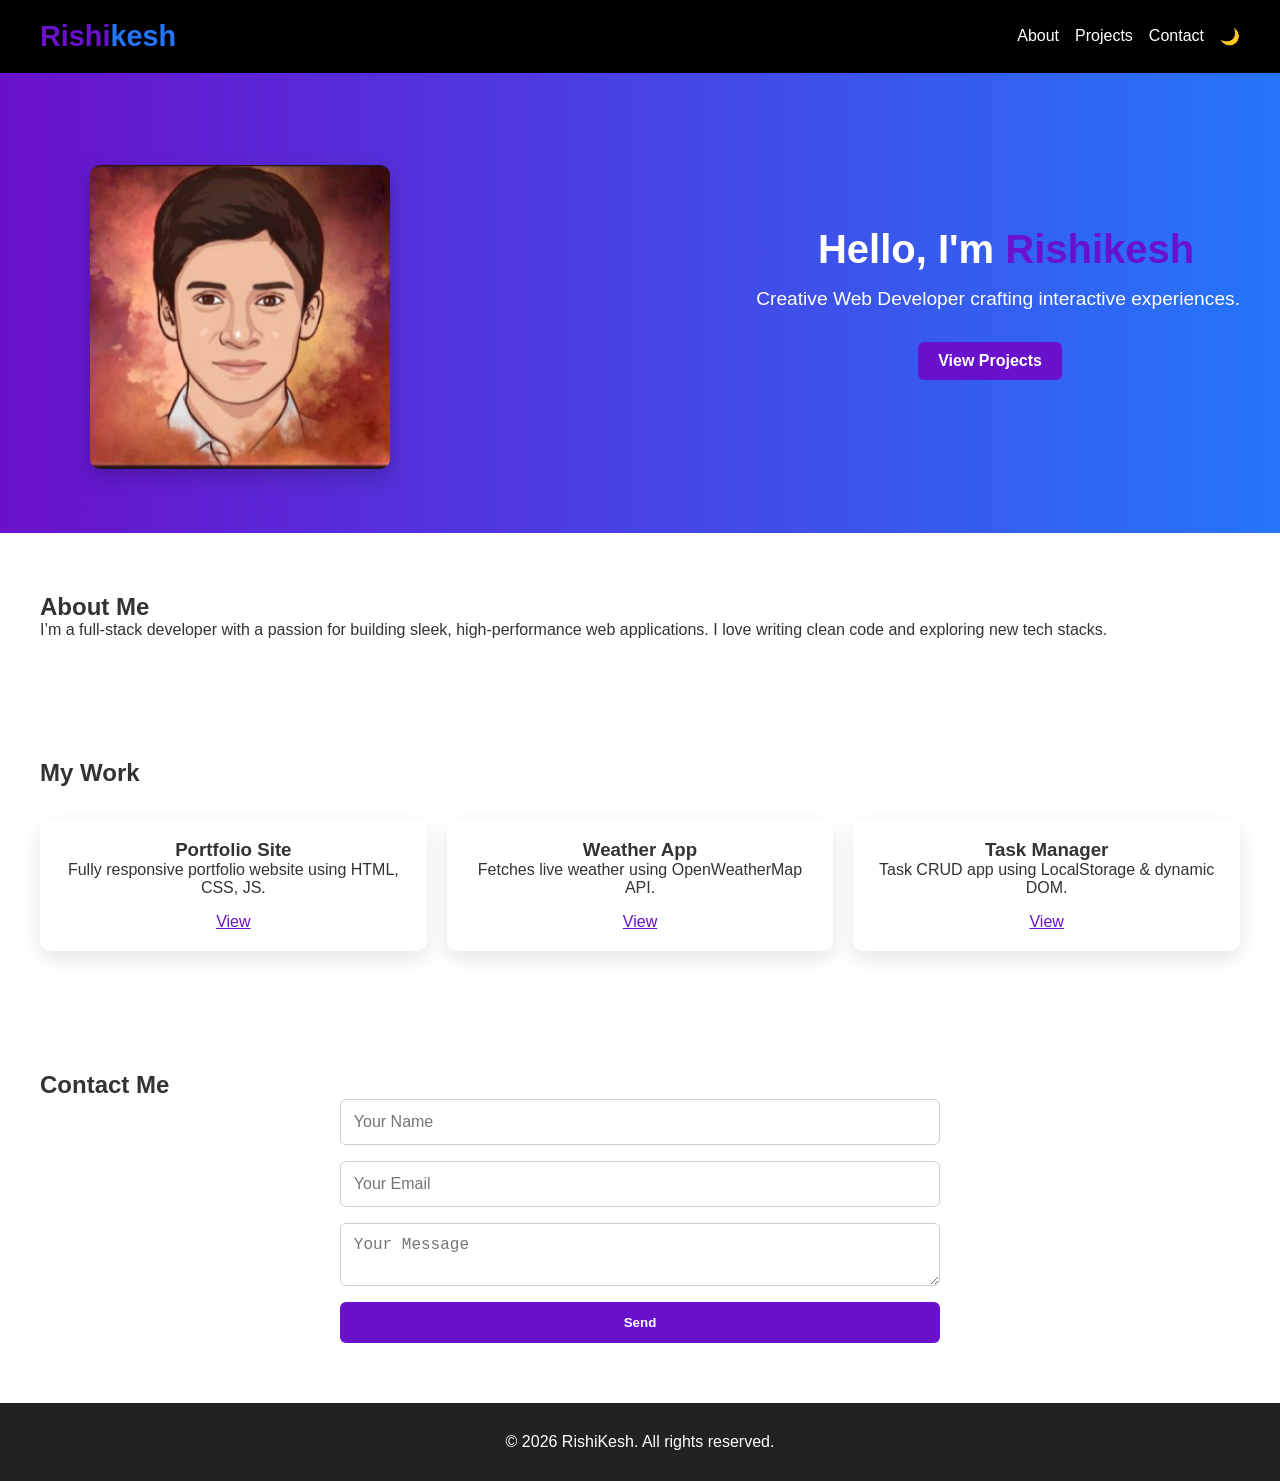
<file: index.html>
<!DOCTYPE html>
<html lang="en">
<head>
  <meta charset="UTF-8">
  <meta name="viewport" content="width=device-width, initial-scale=1.0">
  <meta name="description" content="Portfolio of John Doe - Web Developer & Designer">
  <title>Rishi Kesh | Portfolio</title>
  <link rel="stylesheet" href="style.css">
  <script defer src="script.js"></script>
</head>
<body>
  <header>
    <div class="logo">Rishi<span style="color: var(--secondary-color);">kesh</span></div>
    <nav>
      <ul class="nav-links">
        <li><a href="#about">About</a></li>
        <li><a href="#projects">Projects</a></li>
        <li><a href="#contact">Contact</a></li>
        <li><button id="theme-toggle">🌙</button></li>
      </ul>
    </nav>
  </header>

  <section class="hero">
    <div class="hero-image">
      <img src="image.jpg" alt="John Doe">
    </div>
    <div class="hero-content">
      <h2>Hello, I'm <span>Rishikesh</span></h2>
      <p>Creative Web Developer crafting interactive experiences.</p>
      <a href="#projects" class="btn">View Projects</a>
    </div>
  </section>

  <section id="about">
    <h2>About Me</h2>
    <p>I’m a full-stack developer with a passion for building sleek, high-performance web applications. I love writing clean code and exploring new tech stacks.</p>
  </section>

  <section id="projects">
    <h2>My Work</h2>
    <div class="project-grid">
      <div class="project-card">
        <h3>Portfolio Site</h3>
        <p>Fully responsive portfolio website using HTML, CSS, JS.</p>
        <a href="#">View</a>
      </div>
      <div class="project-card">
        <h3>Weather App</h3>
        <p>Fetches live weather using OpenWeatherMap API.</p>
        <a href="#">View</a>
      </div>
      <div class="project-card">
        <h3>Task Manager</h3>
        <p>Task CRUD app using LocalStorage & dynamic DOM.</p>
        <a href="#">View</a>
      </div>
    </div>
  </section>

  <section id="contact">
    <h2>Contact Me</h2>
    <form id="contactForm">
      <input type="text" placeholder="Your Name" required>
      <input type="email" placeholder="Your Email" required>
      <textarea placeholder="Your Message" required></textarea>
      <button type="submit" class="btn">Send</button>
    </form>
  </section>

  <footer>
    <p>© <span id="year">2025</span> RishiKesh. All rights reserved.</p>
  </footer>
</body>
</html>
</file>
<file: style.css>
:root {
  --bg-color: #ffffff;
  --text-color: #333333;
  --accent-color: #007bff;
  --section-padding: 60px;
}

body.dark {
  --bg-color: #1e1e1e;
  --text-color: #f0f0f0;
  --accent-color: #00bcd4;
}

* {
  margin: 0;
  padding: 0;
  box-sizing: border-box;
}

body {
  font-family: 'Segoe UI', sans-serif;
  background: var(--bg-color);
  color: var(--text-color);
  transition: background 0.3s, color 0.3s;
}

.container {
  max-width: 1100px;
  margin: auto;
  padding: 0 2rem;
}

header {
  background: var(--accent-color);
  color: #fff;
  padding: 1rem 0;
}

.nav-container {
  display: flex;
  justify-content: space-between;
  align-items: center;
}

.logo span {
  color: #ffe600;
}

.nav-links {
  list-style: none;
  display: flex;
  gap: 1rem;
}

.nav-links li a, #theme-toggle {
  color: white;
  text-decoration: none;
  background: none;
  border: none;
  cursor: pointer;
  font-size: 1rem;
}

.hero {
  background: linear-gradient(to right, #6a11cb, #2575fc);
  color: white;
  text-align: center;
  padding: 100px 20px;
}

.hero h2 span {
  color: #ffe600;
}

.section {
  padding: var(--section-padding) 0;
}

.project-grid {
  display: grid;
  grid-template-columns: repeat(auto-fit, minmax(250px, 1fr));
  gap: 2rem;
  margin-top: 2rem;
}

.project-card {
  background: white;
  padding: 1.5rem;
  border-radius: 10px;
  box-shadow: 0 8px 20px rgba(0,0,0,0.1);
  transition: transform 0.3s ease;
}

body.dark .project-card {
  background: #2b2b2b;
}

.project-card:hover {
  transform: translateY(-5px);
}

.project-card a {
  display: inline-block;
  margin-top: 1rem;
  color: var(--accent-color);
  text-decoration: underline;
}

form {
  display: flex;
  flex-direction: column;
  gap: 1rem;
}

form input, form textarea {
  padding: 0.8rem;
  border: 1px solid #ccc;
  border-radius: 6px;
  font-size: 1rem;
}

form button.btn {
  background: var(--accent-color);
  color: white;
  border: none;
  padding: 0.8rem;
  border-radius: 6px;
  cursor: pointer;
  transition: background 0.3s ease;
}

form button.btn:hover {
  background: #0056b3;
}

footer {
  background: #222;
  color: white;
  text-align: center;
  padding: 2rem 0;
}

.btn {
  display: inline-block;
  padding: 0.8rem 1.2rem;
  background: var(--accent-color);
  color: white;
  border-radius: 6px;
  text-decoration: none;
  transition: background 0.3s;
}

.btn:hover {
  background: #0056b3;
}
.hero {
  background: linear-gradient(to right, var(--accent-color), var(--secondary-color));
  color: white;
  display: flex;
  align-items: center;
  justify-content: space-between;
  padding: 100px 20px;
  flex-wrap: wrap;
}

.hero-container {
  display: flex;
  justify-content: space-between;
  align-items: center;
  flex-wrap: wrap;
}

.hero-image {
  flex: 1;
  max-width: 400px;
  margin-top: 2rem;
  text-align: center;
}

.hero-image img {
  width: 100%;
  height: auto;
  border-radius: 20px;
  box-shadow: 0 10px 30px rgba(0,0,0,0.3);
  transition: transform 0.3s ease-in-out;
}

.hero-image img:hover {
  transform: scale(1.05);
}
:root {
  --bg-color: ;
  --text-color: #333333;
  --accent-color: #6a11cb;
  --secondary-color: #2575fc;
}

body {
  font-family: 'Poppins', sans-serif;
  background: var(--bg-color);
  color: var(--text-color);
  margin: 0;
  padding: 0;
}

header {
  display: flex;
  justify-content: space-between;
  align-items: center;
  padding: 20px 40px;
  background-color:black;
  box-shadow: 0 4px 10px rgba(0, 0, 0, 0.1);
}

.logo {
  font-size: 1.8rem;
  font-weight: bold;
  color: var(--accent-color);
}

nav ul {
  list-style: none;
  display: flex;
  gap: 1.5rem;
}

nav ul li a, #theme-toggle {
  text-decoration: none;
  color: var(--secondary-color);
  font-weight: 500;
  transition: color 0.3s;
}

nav ul li a:hover, #theme-toggle:hover {
  color: var(--accent-color);
}

.hero {
  display: flex;
  align-items: center;
  padding: 60px 40px;
  gap: 100px;
}

.hero-image img {
  width: 300px;
  height: auto;
  border-radius: 10px;
  box-shadow: 0 8px 20px rgba(0, 0, 0, 0.2);
}

.hero-content {
  max-width: 600px;
}

.hero-content h2 {
  font-size: 2.5rem;
  margin-bottom: 1rem;
  margin-left: 2rem;
}

.hero-content h2 span {
  color: var(--accent-color);
}

.hero-content p {
  font-size: 1.2rem;
  margin-bottom: 2rem;
  margin-left: 1rem;
}

.btn {
  background: var(--accent-color);
  color: white;
  padding: 10px 20px;
  border: none;
  border-radius: 6px;
  text-decoration: none;
  font-weight: bold;
}

section {
  padding: 60px 40px;
}

.project-grid {
  display: grid;
  grid-template-columns: repeat(auto-fit, minmax(280px, 1fr));
  gap: 20px;
}

.project-card {
  background: white;
  padding: 20px;
  border-radius: 10px;
  box-shadow: 0 8px 20px rgba(0, 0, 0, 0.1);
  text-align: center;
}

form {
  max-width: 600px;
  margin: auto;
  display: flex;
  flex-direction: column;
  gap: 1rem;
}

footer {
  text-align: center;
  padding: 30px;
  background-color: #222;
  color: white;
}
</file>
